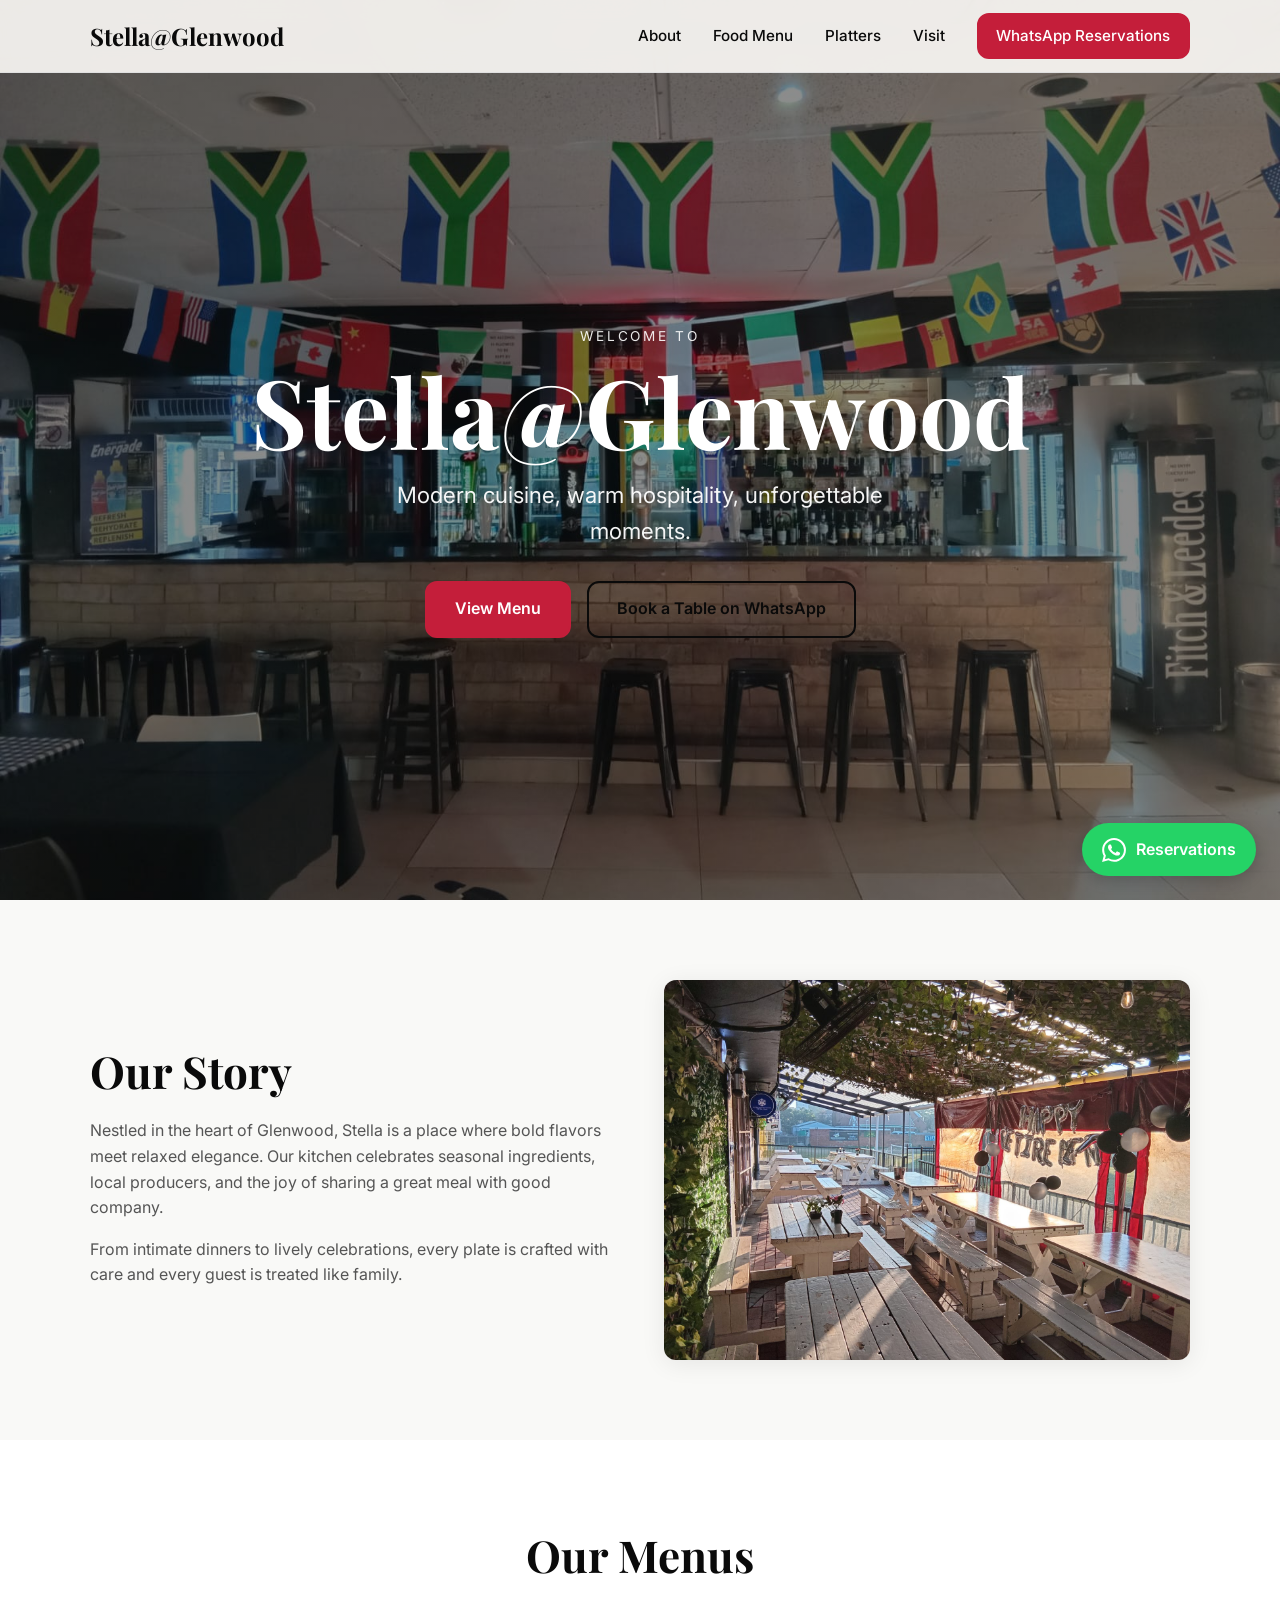
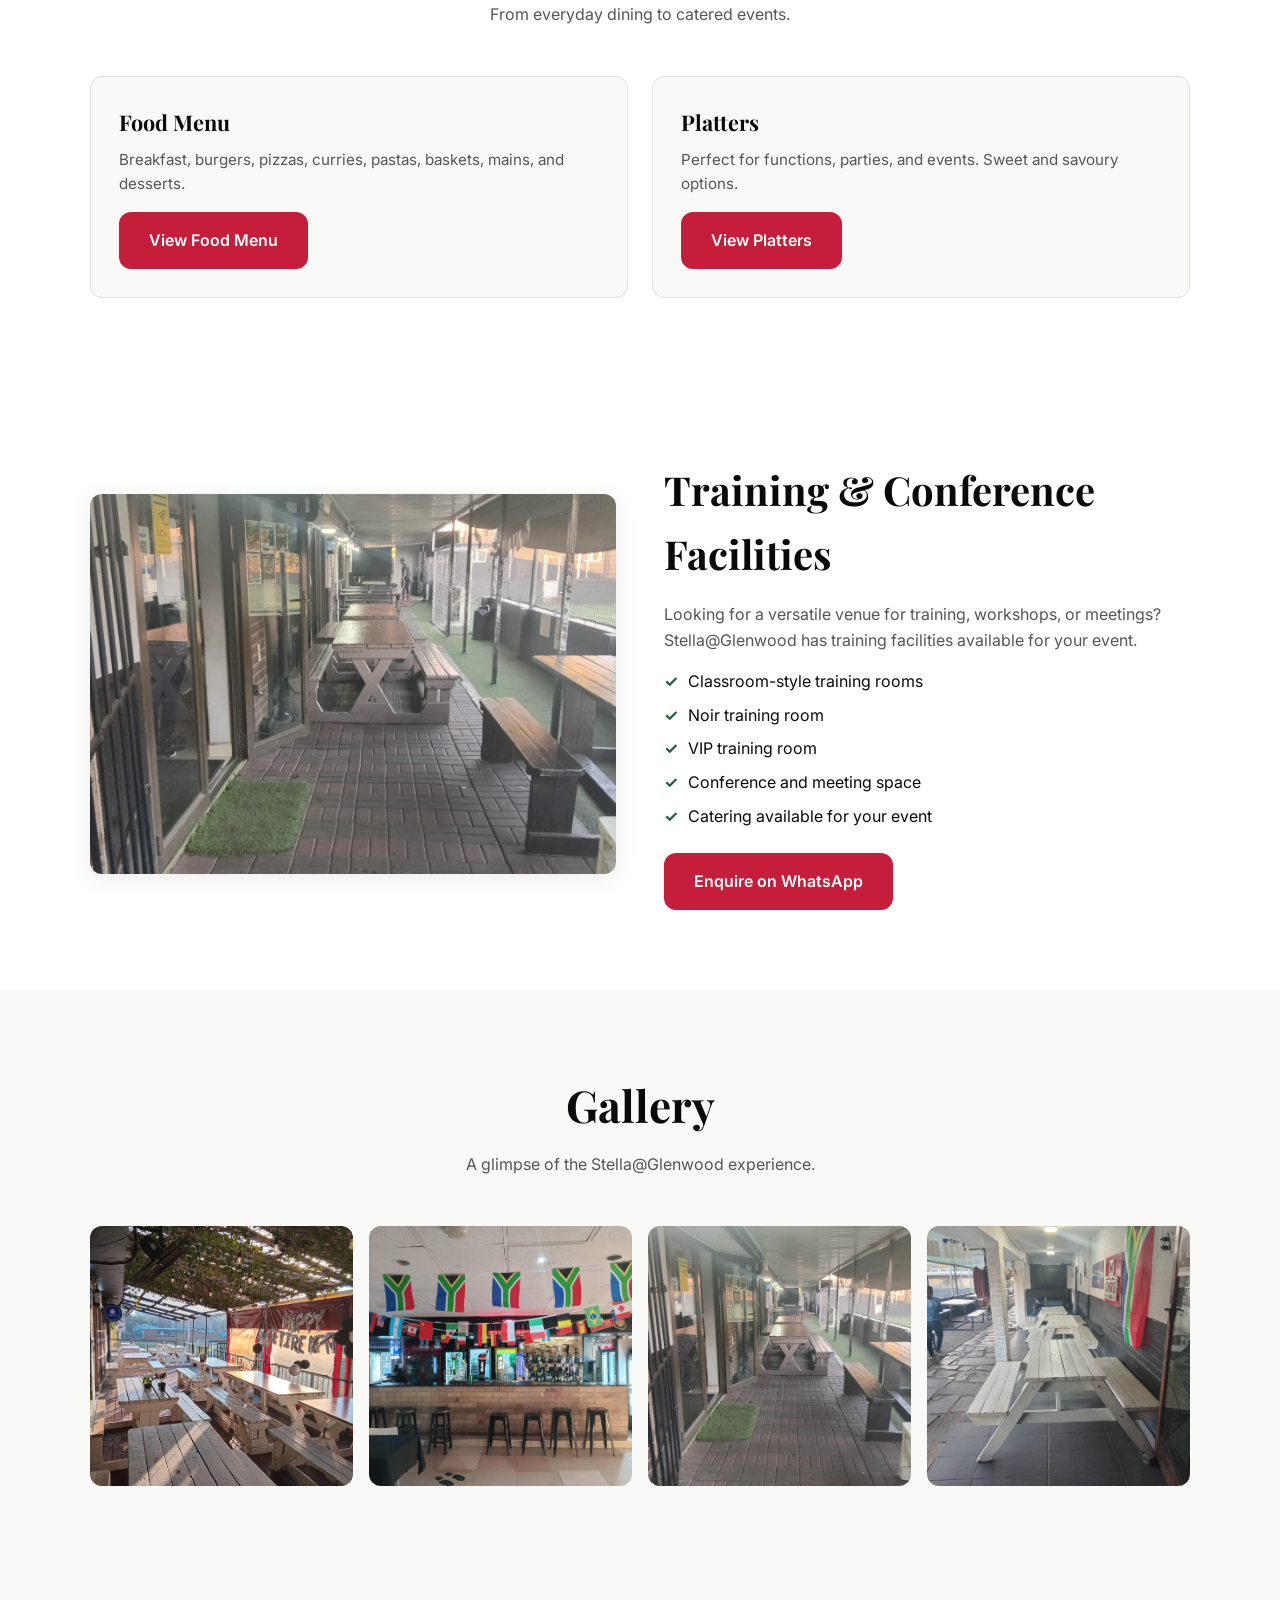
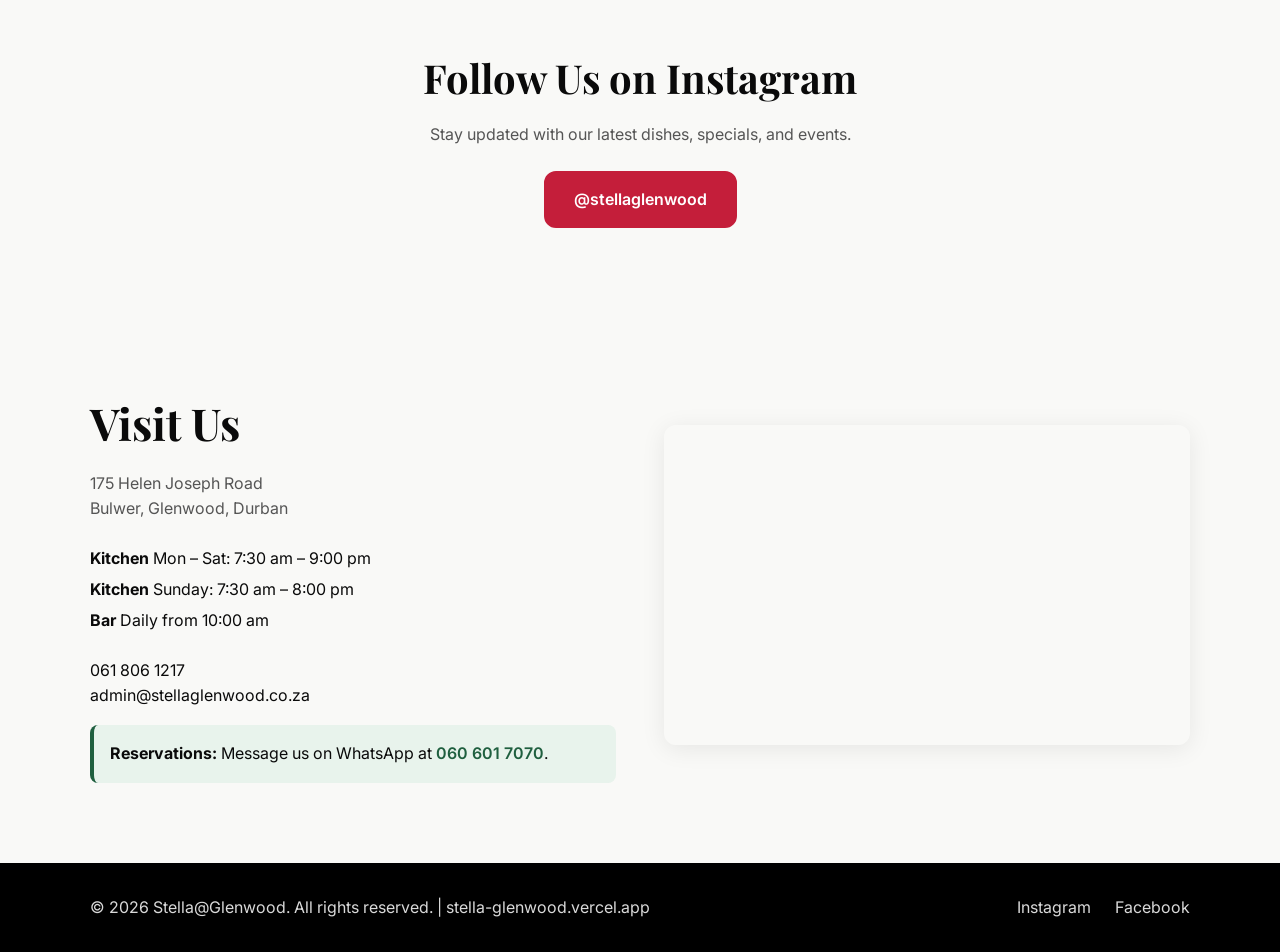
<file: index.html>
<!DOCTYPE html>
<html lang="en">
<head>
  <meta charset="UTF-8" />
  <meta name="viewport" content="width=device-width, initial-scale=1.0" />
  <title>Stella@Glenwood | Modern Dining in Glenwood</title>
  <meta name="description" content="Stella@Glenwood offers modern cuisine, warm hospitality, and unforgettable dining experiences in Glenwood, South Africa." />
  <link rel="canonical" href="https://stella-glenwood.vercel.app/" />
  <link rel="preconnect" href="https://fonts.googleapis.com" />
  <link rel="preconnect" href="https://fonts.gstatic.com" crossorigin />
  <link href="https://fonts.googleapis.com/css2?family=Playfair+Display:wght@500;700&family=Inter:wght@300;400;500;600&display=swap" rel="stylesheet" />
  <link rel="stylesheet" href="styles.css" />
</head>
<body>
  <header class="header">
    <nav class="nav container">
      <a href="#" class="logo">Stella@Glenwood</a>
      <button class="nav-toggle" aria-label="Open menu" aria-expanded="false">
        <span></span>
        <span></span>
        <span></span>
      </button>
      <ul class="nav-links">
        <li><a href="#about">About</a></li>
        <li><a href="menu.html">Food Menu</a></li>
        <li><a href="platters.html">Platters</a></li>
        <li><a href="#visit">Visit</a></li>
        <li><a href="https://wa.me/27606017070" target="_blank" rel="noopener noreferrer" class="btn btn-small">WhatsApp Reservations</a></li>
      </ul>
    </nav>
  </header>

  <main>
    <section class="hero">
      <div class="hero-content">
        <p class="eyebrow">Welcome to</p>
        <h1>Stella@Glenwood</h1>
        <p class="hero-subtitle">Modern cuisine, warm hospitality, unforgettable moments.</p>
        <div class="hero-actions">
          <a href="#menu" class="btn">View Menu</a>
          <a href="https://wa.me/27606017070" target="_blank" rel="noopener noreferrer" class="btn btn-outline">Book a Table on WhatsApp</a>
        </div>
      </div>
    </section>

    <section id="about" class="about section">
      <div class="container grid two-col">
        <div class="about-text">
          <h2>Our Story</h2>
          <p>
            Nestled in the heart of Glenwood, Stella is a place where bold flavors meet
            relaxed elegance. Our kitchen celebrates seasonal ingredients, local producers,
            and the joy of sharing a great meal with good company.
          </p>
          <p>
            From intimate dinners to lively celebrations, every plate is crafted with care
            and every guest is treated like family.
          </p>
        </div>
        <div class="about-image" style="background-image: url('images/deck-seating.jpg');" aria-label="Stella Glenwood outdoor deck seating"></div>
      </div>
    </section>

    <section id="menu" class="menu section">
      <div class="container">
        <div class="section-header">
          <h2>Our Menus</h2>
          <p>From everyday dining to catered events.</p>
        </div>
        <div class="menu-grid">
          <article class="menu-card">
            <h3>Food Menu</h3>
            <p>Breakfast, burgers, pizzas, curries, pastas, baskets, mains, and desserts.</p>
            <a href="menu.html" class="btn">View Food Menu</a>
          </article>
          <article class="menu-card">
            <h3>Platters</h3>
            <p>Perfect for functions, parties, and events. Sweet and savoury options.</p>
            <a href="platters.html" class="btn">View Platters</a>
          </article>
        </div>
      </div>
    </section>

    <section id="facilities" class="facilities section">
      <div class="container grid two-col">
        <div class="facilities-image" style="background-image: url('images/outdoor-walkway.jpg');" aria-label="Stella Glenwood training and conference walkway"></div>
        <div class="facilities-text">
          <h2>Training & Conference Facilities</h2>
          <p>
            Looking for a versatile venue for training, workshops, or meetings?
            Stella@Glenwood has training facilities available for your event.
          </p>
          <ul>
            <li>Classroom-style training rooms</li>
            <li>Noir training room</li>
            <li>VIP training room</li>
            <li>Conference and meeting space</li>
            <li>Catering available for your event</li>
          </ul>
          <a href="https://wa.me/27606017070" target="_blank" rel="noopener noreferrer" class="btn">Enquire on WhatsApp</a>
        </div>
      </div>
    </section>

    <section id="gallery" class="gallery section">
      <div class="container">
        <div class="section-header">
          <h2>Gallery</h2>
          <p>A glimpse of the Stella@Glenwood experience.</p>
        </div>
        <div class="gallery-grid">
          <img src="images/deck-seating.jpg" alt="Covered outdoor deck seating" />
          <img src="images/indoor-bar.jpg" alt="Indoor bar with flags" />
          <img src="images/outdoor-walkway.jpg" alt="Outdoor walkway seating" />
          <img src="images/outdoor-seating.jpg" alt="Outdoor seating area" />
        </div>
      </div>
    </section>

    <section id="instagram" class="instagram section">
      <div class="container narrow">
        <h2>Follow Us on Instagram</h2>
        <p>Stay updated with our latest dishes, specials, and events.</p>
        <a href="https://www.instagram.com/stellaglenwood" target="_blank" rel="noopener noreferrer" class="btn">
          @stellaglenwood
        </a>
      </div>
    </section>

    <section id="visit" class="visit section">
      <div class="container grid two-col">
        <div class="visit-info">
          <h2>Visit Us</h2>
          <address>
            175 Helen Joseph Road<br />
            Bulwer, Glenwood, Durban
          </address>
          <ul class="hours">
            <li><strong>Kitchen</strong> Mon – Sat: 7:30 am – 9:00 pm</li>
            <li><strong>Kitchen</strong> Sunday: 7:30 am – 8:00 pm</li>
            <li><strong>Bar</strong> Daily from 10:00 am</li>
          </ul>
          <p>
            <a href="tel:+27618061217">061 806 1217</a><br />
            <a href="mailto:admin@stellaglenwood.co.za">admin@stellaglenwood.co.za</a>
          </p>
          <p class="whatsapp-note">
            <strong>Reservations:</strong> Message us on WhatsApp at <a href="https://wa.me/27606017070" target="_blank" rel="noopener noreferrer">060 601 7070</a>.
          </p>
        </div>
        <div class="map">
          <iframe
            src="https://maps.google.com/maps?q=-29.85821613606981,30.997595849509963&hl=en&z=16&output=embed"
            width="100%"
            height="100%"
            style="border:0;"
            allowfullscreen=""
            loading="lazy"
            referrerpolicy="no-referrer-when-downgrade"
            title="Stella@Glenwood location"
          ></iframe>
        </div>
      </div>
    </section>

    <a href="https://wa.me/27606017070" target="_blank" rel="noopener noreferrer" class="whatsapp-float" aria-label="Make a reservation on WhatsApp">
      <svg viewBox="0 0 24 24" xmlns="http://www.w3.org/2000/svg"><path d="M17.472 14.382c-.297-.149-1.758-.867-2.03-.967-.273-.099-.471-.148-.67.15-.197.297-.767.966-.94 1.164-.173.199-.347.223-.644.075-.297-.15-1.255-.463-2.39-1.475-.883-.788-1.48-1.761-1.653-2.059-.173-.297-.018-.458.13-.606.134-.133.298-.347.446-.52.149-.174.198-.298.298-.497.099-.198.05-.371-.025-.52-.075-.149-.669-1.612-.916-2.207-.242-.579-.487-.5-.669-.51-.173-.008-.371-.01-.57-.01-.198 0-.52.074-.792.372-.272.297-1.04 1.016-1.04 2.479 0 1.462 1.065 2.875 1.213 3.074.149.198 2.096 3.2 5.077 4.487.709.306 1.262.489 1.694.625.712.227 1.36.195 1.871.118.571-.085 1.758-.719 2.006-1.413.248-.694.248-1.289.173-1.413-.074-.124-.272-.198-.57-.347m-5.421 7.403h-.004a9.87 9.87 0 01-5.031-1.378l-.361-.214-3.741.982.998-3.648-.235-.374a9.86 9.86 0 01-1.51-5.26c.001-5.45 4.436-9.884 9.888-9.884 2.64 0 5.122 1.03 6.988 2.898a9.825 9.825 0 012.893 6.994c-.003 5.45-4.437 9.884-9.885 9.884m8.413-18.297A11.815 11.815 0 0012.05 0C5.495 0 .16 5.335.157 11.892c0 2.096.547 4.142 1.588 5.945L.057 24l6.305-1.654a11.882 11.882 0 005.683 1.448h.005c6.554 0 11.89-5.335 11.893-11.893a11.821 11.821 0 00-3.48-8.413z"/></svg>
      <span>Reservations</span>
    </a>
  </main>

  <footer class="footer">
    <div class="container">
      <p>&copy; <span id="year"></span> Stella@Glenwood. All rights reserved. | <a href="https://stella-glenwood.vercel.app/">stella-glenwood.vercel.app</a></p>
      <div class="socials">
        <a href="https://www.instagram.com/stellaglenwood" target="_blank" rel="noopener noreferrer" aria-label="Instagram">Instagram</a>
        <a href="https://www.facebook.com" target="_blank" rel="noopener noreferrer" aria-label="Facebook">Facebook</a>
      </div>
    </div>
  </footer>

  <script src="script.js"></script>
</body>
</html>
</file>
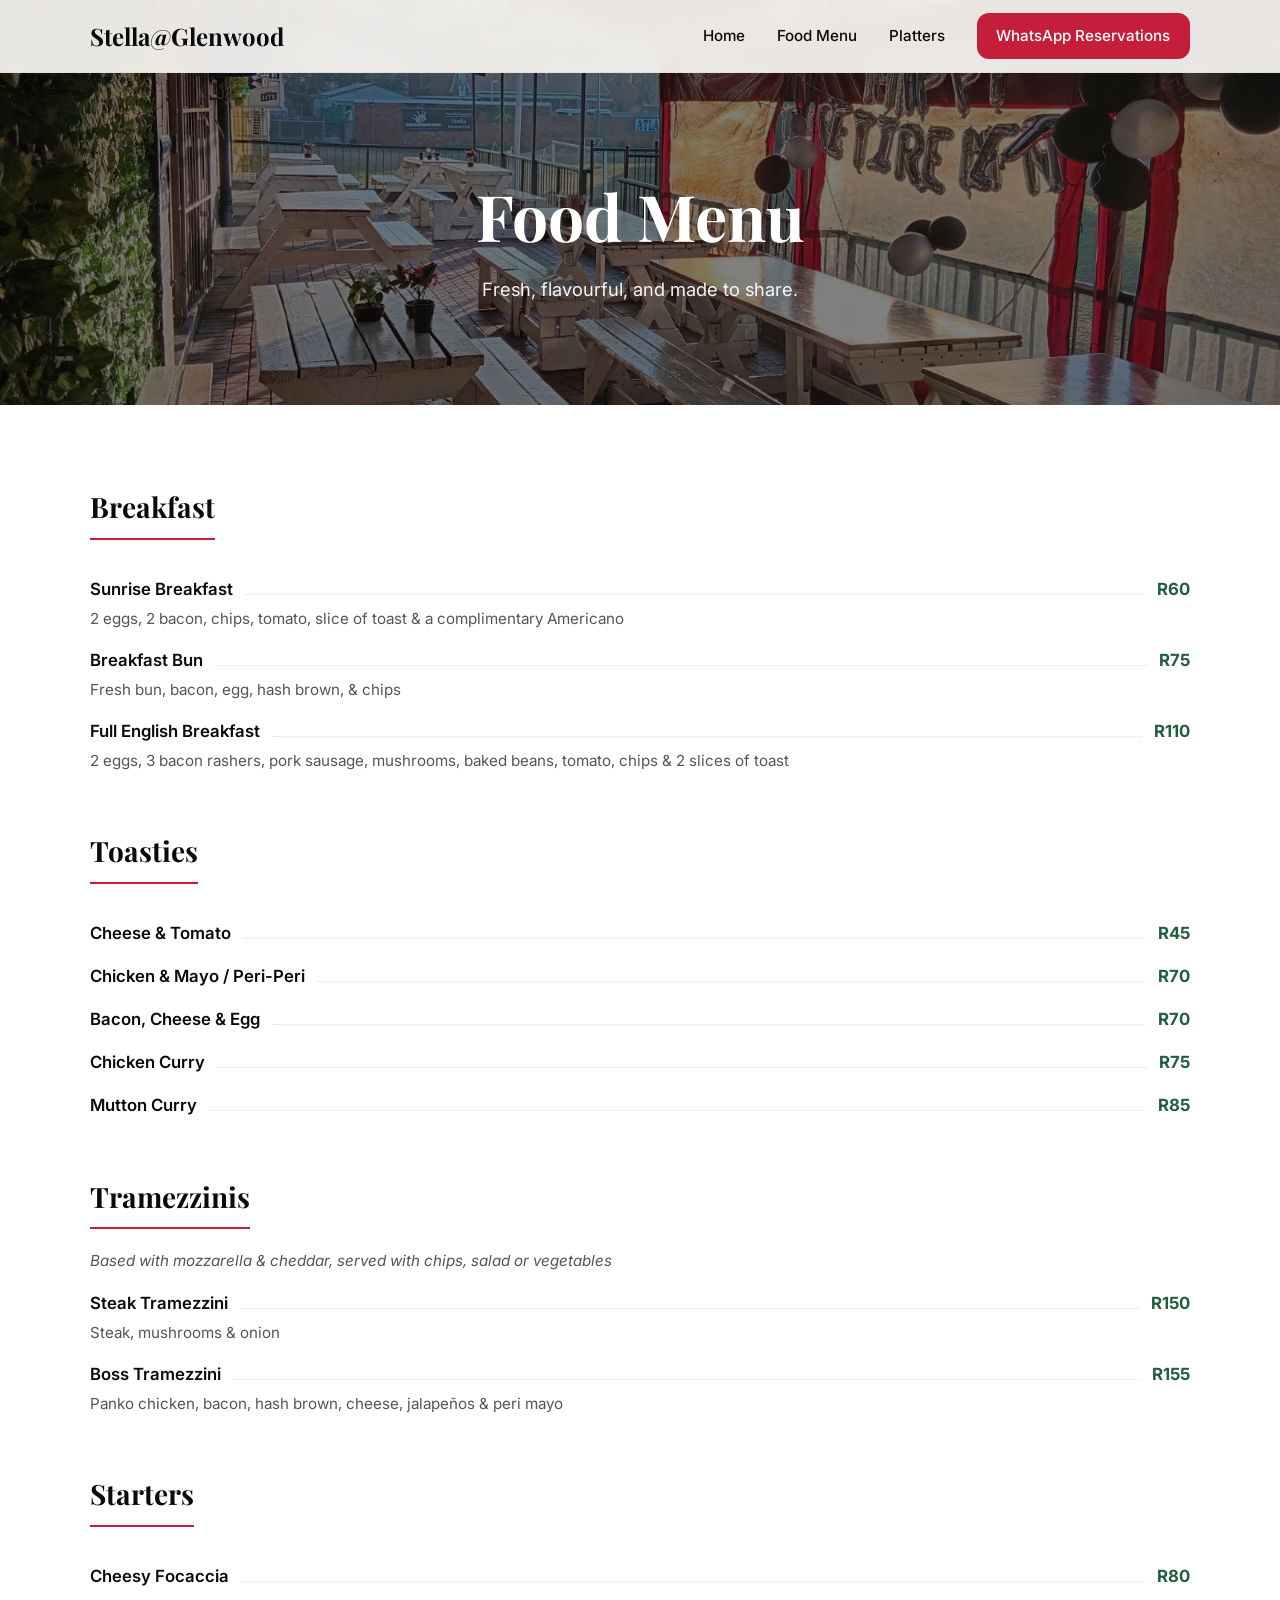
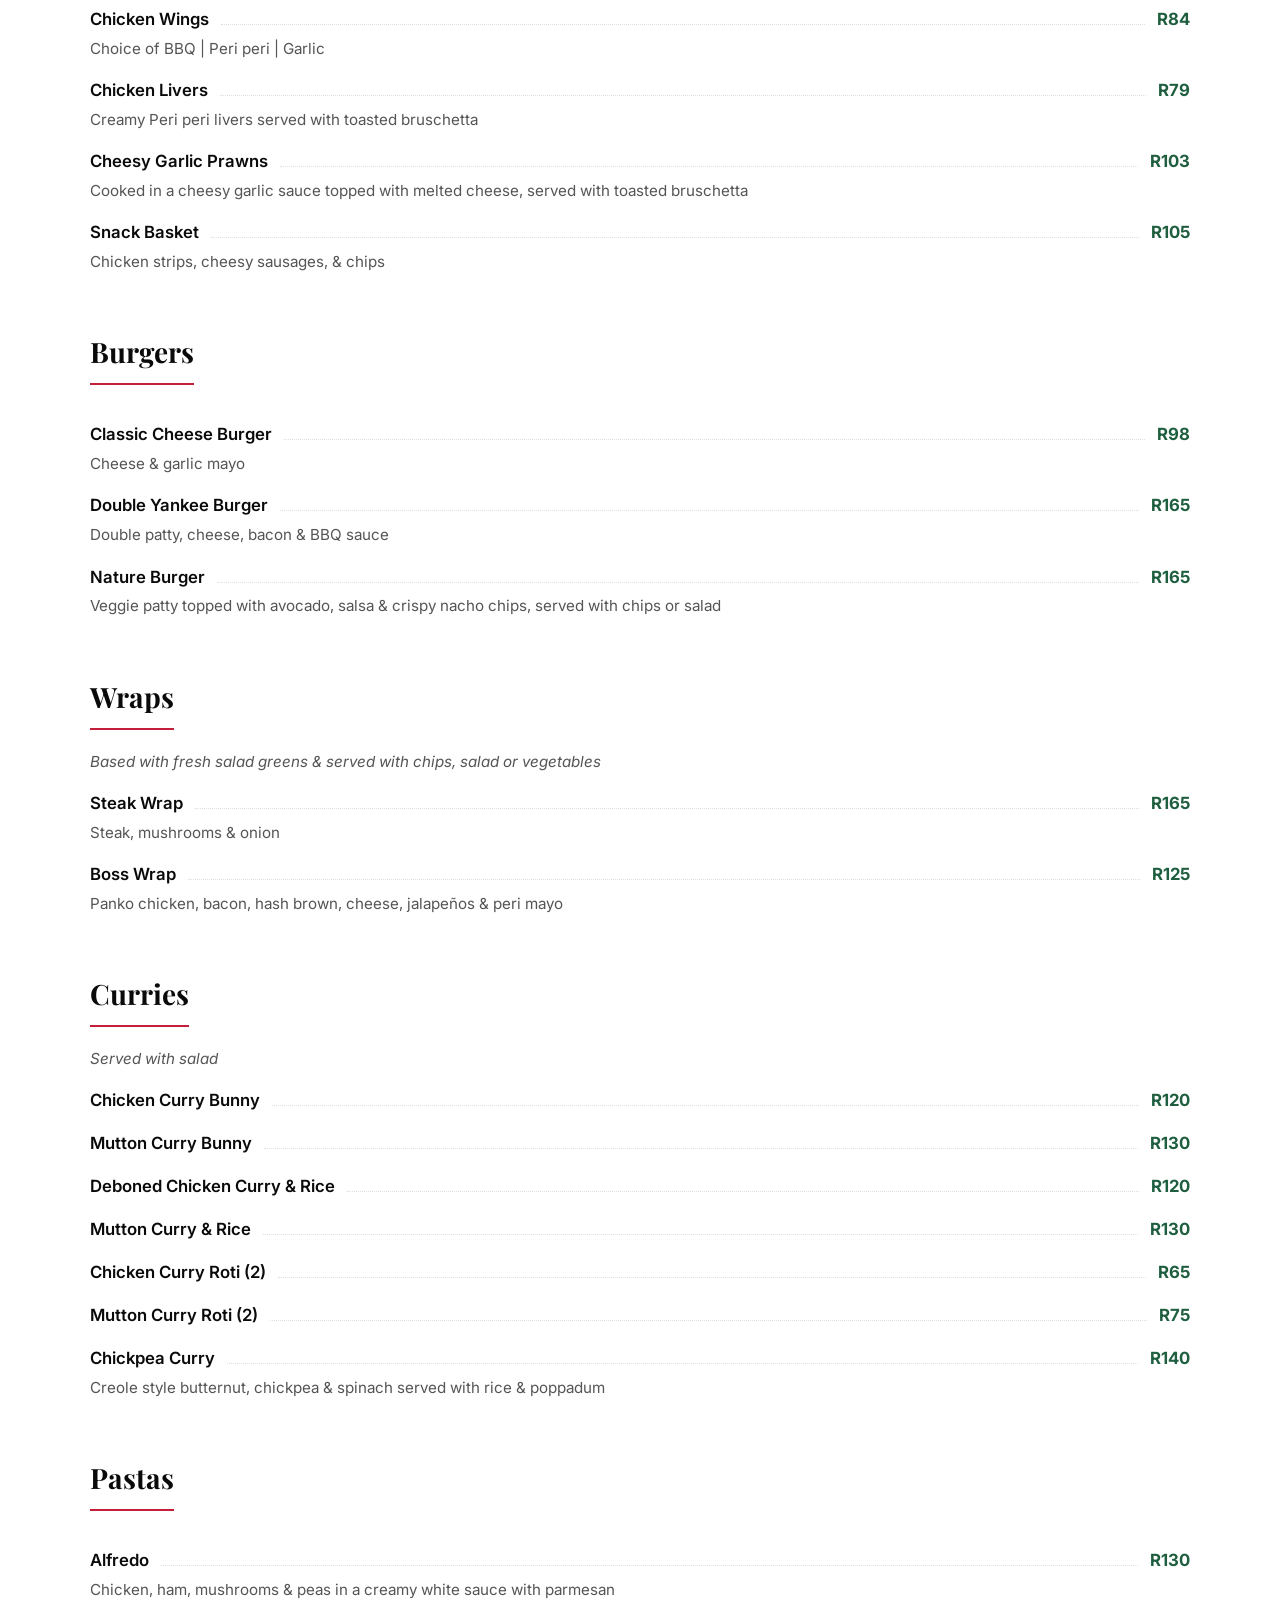
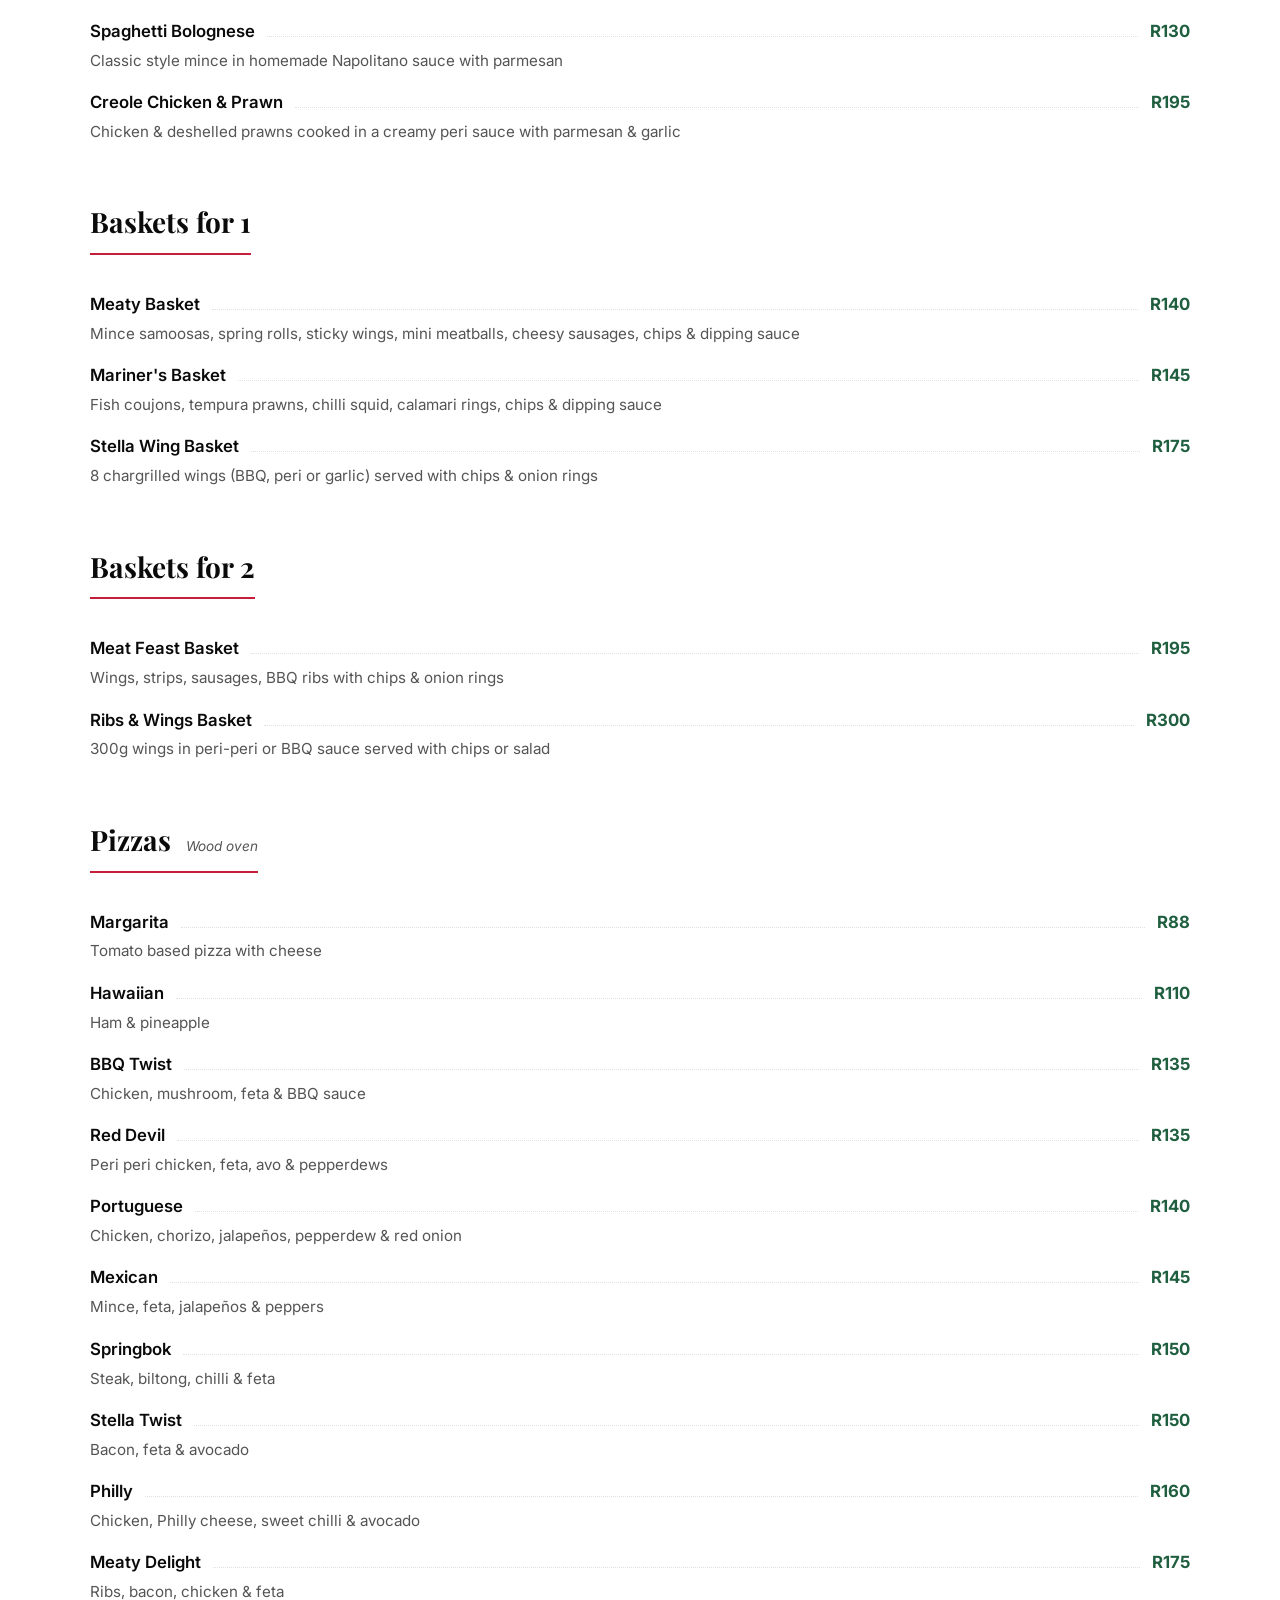
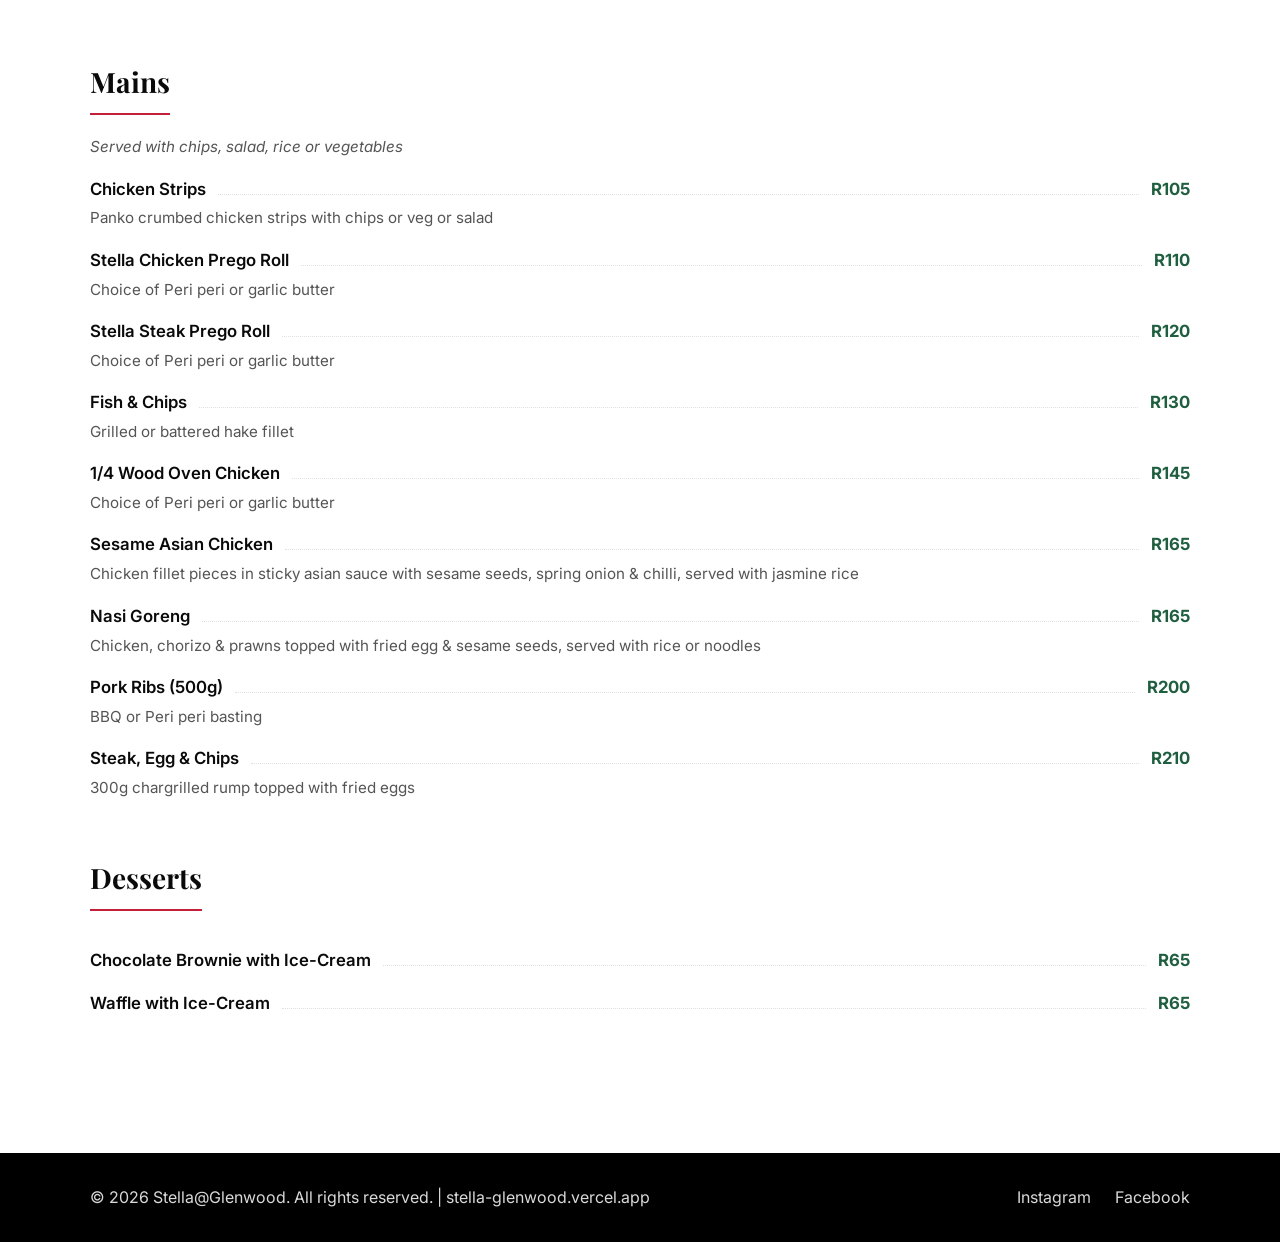
<file: menu.html>
<!DOCTYPE html>
<html lang="en">
<head>
  <meta charset="UTF-8" />
  <meta name="viewport" content="width=device-width, initial-scale=1.0" />
  <title>Food Menu | Stella@Glenwood</title>
  <meta name="description" content="Explore the full food menu at Stella@Glenwood — breakfast, burgers, pizzas, curries, pastas, mains, and more." />
  <link rel="canonical" href="https://stella-glenwood.vercel.app/menu.html" />
  <link rel="preconnect" href="https://fonts.googleapis.com" />
  <link rel="preconnect" href="https://fonts.gstatic.com" crossorigin />
  <link href="https://fonts.googleapis.com/css2?family=Playfair+Display:wght@500;700&family=Inter:wght@300;400;500;600&display=swap" rel="stylesheet" />
  <link rel="stylesheet" href="styles.css" />
</head>
<body>
  <header class="header">
    <nav class="nav container">
      <a href="index.html" class="logo">Stella@Glenwood</a>
      <button class="nav-toggle" aria-label="Open menu" aria-expanded="false">
        <span></span>
        <span></span>
        <span></span>
      </button>
      <ul class="nav-links">
        <li><a href="index.html">Home</a></li>
        <li><a href="menu.html">Food Menu</a></li>
        <li><a href="platters.html">Platters</a></li>
        <li><a href="https://wa.me/27606017070" target="_blank" rel="noopener noreferrer" class="btn btn-small">WhatsApp Reservations</a></li>
      </ul>
    </nav>
  </header>

  <main>
    <section class="page-hero">
      <div class="page-hero-content">
        <h1>Food Menu</h1>
        <p>Fresh, flavourful, and made to share.</p>
      </div>
    </section>

    <section class="menu-section section">
      <div class="container">

        <div class="menu-category">
          <h2>Breakfast</h2>
          <div class="menu-items">
            <div class="menu-item"><span>Sunrise Breakfast</span><span class="dots"></span><span>R60</span></div>
            <p class="menu-desc">2 eggs, 2 bacon, chips, tomato, slice of toast & a complimentary Americano</p>
            <div class="menu-item"><span>Breakfast Bun</span><span class="dots"></span><span>R75</span></div>
            <p class="menu-desc">Fresh bun, bacon, egg, hash brown, & chips</p>
            <div class="menu-item"><span>Full English Breakfast</span><span class="dots"></span><span>R110</span></div>
            <p class="menu-desc">2 eggs, 3 bacon rashers, pork sausage, mushrooms, baked beans, tomato, chips & 2 slices of toast</p>
          </div>
        </div>

        <div class="menu-category">
          <h2>Toasties</h2>
          <div class="menu-items">
            <div class="menu-item"><span>Cheese & Tomato</span><span class="dots"></span><span>R45</span></div>
            <div class="menu-item"><span>Chicken & Mayo / Peri-Peri</span><span class="dots"></span><span>R70</span></div>
            <div class="menu-item"><span>Bacon, Cheese & Egg</span><span class="dots"></span><span>R70</span></div>
            <div class="menu-item"><span>Chicken Curry</span><span class="dots"></span><span>R75</span></div>
            <div class="menu-item"><span>Mutton Curry</span><span class="dots"></span><span>R85</span></div>
          </div>
        </div>

        <div class="menu-category">
          <h2>Tramezzinis</h2>
          <p class="menu-note">Based with mozzarella & cheddar, served with chips, salad or vegetables</p>
          <div class="menu-items">
            <div class="menu-item"><span>Steak Tramezzini</span><span class="dots"></span><span>R150</span></div>
            <p class="menu-desc">Steak, mushrooms & onion</p>
            <div class="menu-item"><span>Boss Tramezzini</span><span class="dots"></span><span>R155</span></div>
            <p class="menu-desc">Panko chicken, bacon, hash brown, cheese, jalapeños & peri mayo</p>
          </div>
        </div>

        <div class="menu-category">
          <h2>Starters</h2>
          <div class="menu-items">
            <div class="menu-item"><span>Cheesy Focaccia</span><span class="dots"></span><span>R80</span></div>
            <div class="menu-item"><span>Chicken Wings</span><span class="dots"></span><span>R84</span></div>
            <p class="menu-desc">Choice of BBQ | Peri peri | Garlic</p>
            <div class="menu-item"><span>Chicken Livers</span><span class="dots"></span><span>R79</span></div>
            <p class="menu-desc">Creamy Peri peri livers served with toasted bruschetta</p>
            <div class="menu-item"><span>Cheesy Garlic Prawns</span><span class="dots"></span><span>R103</span></div>
            <p class="menu-desc">Cooked in a cheesy garlic sauce topped with melted cheese, served with toasted bruschetta</p>
            <div class="menu-item"><span>Snack Basket</span><span class="dots"></span><span>R105</span></div>
            <p class="menu-desc">Chicken strips, cheesy sausages, & chips</p>
          </div>
        </div>

        <div class="menu-category">
          <h2>Burgers</h2>
          <div class="menu-items">
            <div class="menu-item"><span>Classic Cheese Burger</span><span class="dots"></span><span>R98</span></div>
            <p class="menu-desc">Cheese & garlic mayo</p>
            <div class="menu-item"><span>Double Yankee Burger</span><span class="dots"></span><span>R165</span></div>
            <p class="menu-desc">Double patty, cheese, bacon & BBQ sauce</p>
            <div class="menu-item"><span>Nature Burger</span><span class="dots"></span><span>R165</span></div>
            <p class="menu-desc">Veggie patty topped with avocado, salsa & crispy nacho chips, served with chips or salad</p>
          </div>
        </div>

        <div class="menu-category">
          <h2>Wraps</h2>
          <p class="menu-note">Based with fresh salad greens & served with chips, salad or vegetables</p>
          <div class="menu-items">
            <div class="menu-item"><span>Steak Wrap</span><span class="dots"></span><span>R165</span></div>
            <p class="menu-desc">Steak, mushrooms & onion</p>
            <div class="menu-item"><span>Boss Wrap</span><span class="dots"></span><span>R125</span></div>
            <p class="menu-desc">Panko chicken, bacon, hash brown, cheese, jalapeños & peri mayo</p>
          </div>
        </div>

        <div class="menu-category">
          <h2>Curries</h2>
          <p class="menu-note">Served with salad</p>
          <div class="menu-items">
            <div class="menu-item"><span>Chicken Curry Bunny</span><span class="dots"></span><span>R120</span></div>
            <div class="menu-item"><span>Mutton Curry Bunny</span><span class="dots"></span><span>R130</span></div>
            <div class="menu-item"><span>Deboned Chicken Curry & Rice</span><span class="dots"></span><span>R120</span></div>
            <div class="menu-item"><span>Mutton Curry & Rice</span><span class="dots"></span><span>R130</span></div>
            <div class="menu-item"><span>Chicken Curry Roti (2)</span><span class="dots"></span><span>R65</span></div>
            <div class="menu-item"><span>Mutton Curry Roti (2)</span><span class="dots"></span><span>R75</span></div>
            <div class="menu-item"><span>Chickpea Curry</span><span class="dots"></span><span>R140</span></div>
            <p class="menu-desc">Creole style butternut, chickpea & spinach served with rice & poppadum</p>
          </div>
        </div>

        <div class="menu-category">
          <h2>Pastas</h2>
          <div class="menu-items">
            <div class="menu-item"><span>Alfredo</span><span class="dots"></span><span>R130</span></div>
            <p class="menu-desc">Chicken, ham, mushrooms & peas in a creamy white sauce with parmesan</p>
            <div class="menu-item"><span>Spaghetti Bolognese</span><span class="dots"></span><span>R130</span></div>
            <p class="menu-desc">Classic style mince in homemade Napolitano sauce with parmesan</p>
            <div class="menu-item"><span>Creole Chicken & Prawn</span><span class="dots"></span><span>R195</span></div>
            <p class="menu-desc">Chicken & deshelled prawns cooked in a creamy peri sauce with parmesan & garlic</p>
          </div>
        </div>

        <div class="menu-category">
          <h2>Baskets for 1</h2>
          <div class="menu-items">
            <div class="menu-item"><span>Meaty Basket</span><span class="dots"></span><span>R140</span></div>
            <p class="menu-desc">Mince samoosas, spring rolls, sticky wings, mini meatballs, cheesy sausages, chips & dipping sauce</p>
            <div class="menu-item"><span>Mariner's Basket</span><span class="dots"></span><span>R145</span></div>
            <p class="menu-desc">Fish coujons, tempura prawns, chilli squid, calamari rings, chips & dipping sauce</p>
            <div class="menu-item"><span>Stella Wing Basket</span><span class="dots"></span><span>R175</span></div>
            <p class="menu-desc">8 chargrilled wings (BBQ, peri or garlic) served with chips & onion rings</p>
          </div>
        </div>

        <div class="menu-category">
          <h2>Baskets for 2</h2>
          <div class="menu-items">
            <div class="menu-item"><span>Meat Feast Basket</span><span class="dots"></span><span>R195</span></div>
            <p class="menu-desc">Wings, strips, sausages, BBQ ribs with chips & onion rings</p>
            <div class="menu-item"><span>Ribs & Wings Basket</span><span class="dots"></span><span>R300</span></div>
            <p class="menu-desc">300g wings in peri-peri or BBQ sauce served with chips or salad</p>
          </div>
        </div>

        <div class="menu-category">
          <h2>Pizzas <span class="menu-note-inline">Wood oven</span></h2>
          <div class="menu-items">
            <div class="menu-item"><span>Margarita</span><span class="dots"></span><span>R88</span></div>
            <p class="menu-desc">Tomato based pizza with cheese</p>
            <div class="menu-item"><span>Hawaiian</span><span class="dots"></span><span>R110</span></div>
            <p class="menu-desc">Ham & pineapple</p>
            <div class="menu-item"><span>BBQ Twist</span><span class="dots"></span><span>R135</span></div>
            <p class="menu-desc">Chicken, mushroom, feta & BBQ sauce</p>
            <div class="menu-item"><span>Red Devil</span><span class="dots"></span><span>R135</span></div>
            <p class="menu-desc">Peri peri chicken, feta, avo & pepperdews</p>
            <div class="menu-item"><span>Portuguese</span><span class="dots"></span><span>R140</span></div>
            <p class="menu-desc">Chicken, chorizo, jalapeños, pepperdew & red onion</p>
            <div class="menu-item"><span>Mexican</span><span class="dots"></span><span>R145</span></div>
            <p class="menu-desc">Mince, feta, jalapeños & peppers</p>
            <div class="menu-item"><span>Springbok</span><span class="dots"></span><span>R150</span></div>
            <p class="menu-desc">Steak, biltong, chilli & feta</p>
            <div class="menu-item"><span>Stella Twist</span><span class="dots"></span><span>R150</span></div>
            <p class="menu-desc">Bacon, feta & avocado</p>
            <div class="menu-item"><span>Philly</span><span class="dots"></span><span>R160</span></div>
            <p class="menu-desc">Chicken, Philly cheese, sweet chilli & avocado</p>
            <div class="menu-item"><span>Meaty Delight</span><span class="dots"></span><span>R175</span></div>
            <p class="menu-desc">Ribs, bacon, chicken & feta</p>
          </div>
        </div>

        <div class="menu-category">
          <h2>Mains</h2>
          <p class="menu-note">Served with chips, salad, rice or vegetables</p>
          <div class="menu-items">
            <div class="menu-item"><span>Chicken Strips</span><span class="dots"></span><span>R105</span></div>
            <p class="menu-desc">Panko crumbed chicken strips with chips or veg or salad</p>
            <div class="menu-item"><span>Stella Chicken Prego Roll</span><span class="dots"></span><span>R110</span></div>
            <p class="menu-desc">Choice of Peri peri or garlic butter</p>
            <div class="menu-item"><span>Stella Steak Prego Roll</span><span class="dots"></span><span>R120</span></div>
            <p class="menu-desc">Choice of Peri peri or garlic butter</p>
            <div class="menu-item"><span>Fish & Chips</span><span class="dots"></span><span>R130</span></div>
            <p class="menu-desc">Grilled or battered hake fillet</p>
            <div class="menu-item"><span>1/4 Wood Oven Chicken</span><span class="dots"></span><span>R145</span></div>
            <p class="menu-desc">Choice of Peri peri or garlic butter</p>
            <div class="menu-item"><span>Sesame Asian Chicken</span><span class="dots"></span><span>R165</span></div>
            <p class="menu-desc">Chicken fillet pieces in sticky asian sauce with sesame seeds, spring onion & chilli, served with jasmine rice</p>
            <div class="menu-item"><span>Nasi Goreng</span><span class="dots"></span><span>R165</span></div>
            <p class="menu-desc">Chicken, chorizo & prawns topped with fried egg & sesame seeds, served with rice or noodles</p>
            <div class="menu-item"><span>Pork Ribs (500g)</span><span class="dots"></span><span>R200</span></div>
            <p class="menu-desc">BBQ or Peri peri basting</p>
            <div class="menu-item"><span>Steak, Egg & Chips</span><span class="dots"></span><span>R210</span></div>
            <p class="menu-desc">300g chargrilled rump topped with fried eggs</p>
          </div>
        </div>

        <div class="menu-category">
          <h2>Desserts</h2>
          <div class="menu-items">
            <div class="menu-item"><span>Chocolate Brownie with Ice-Cream</span><span class="dots"></span><span>R65</span></div>
            <div class="menu-item"><span>Waffle with Ice-Cream</span><span class="dots"></span><span>R65</span></div>
          </div>
        </div>

      </div>
    </section>
  </main>

  <footer class="footer">
    <div class="container">
      <p>&copy; <span id="year"></span> Stella@Glenwood. All rights reserved. | <a href="https://stella-glenwood.vercel.app/">stella-glenwood.vercel.app</a></p>
      <div class="socials">
        <a href="https://www.instagram.com/stellaglenwood" target="_blank" rel="noopener noreferrer">Instagram</a>
        <a href="https://www.facebook.com" target="_blank" rel="noopener noreferrer">Facebook</a>
      </div>
    </div>
  </footer>

  <script src="script.js"></script>
</body>
</html>
</file>
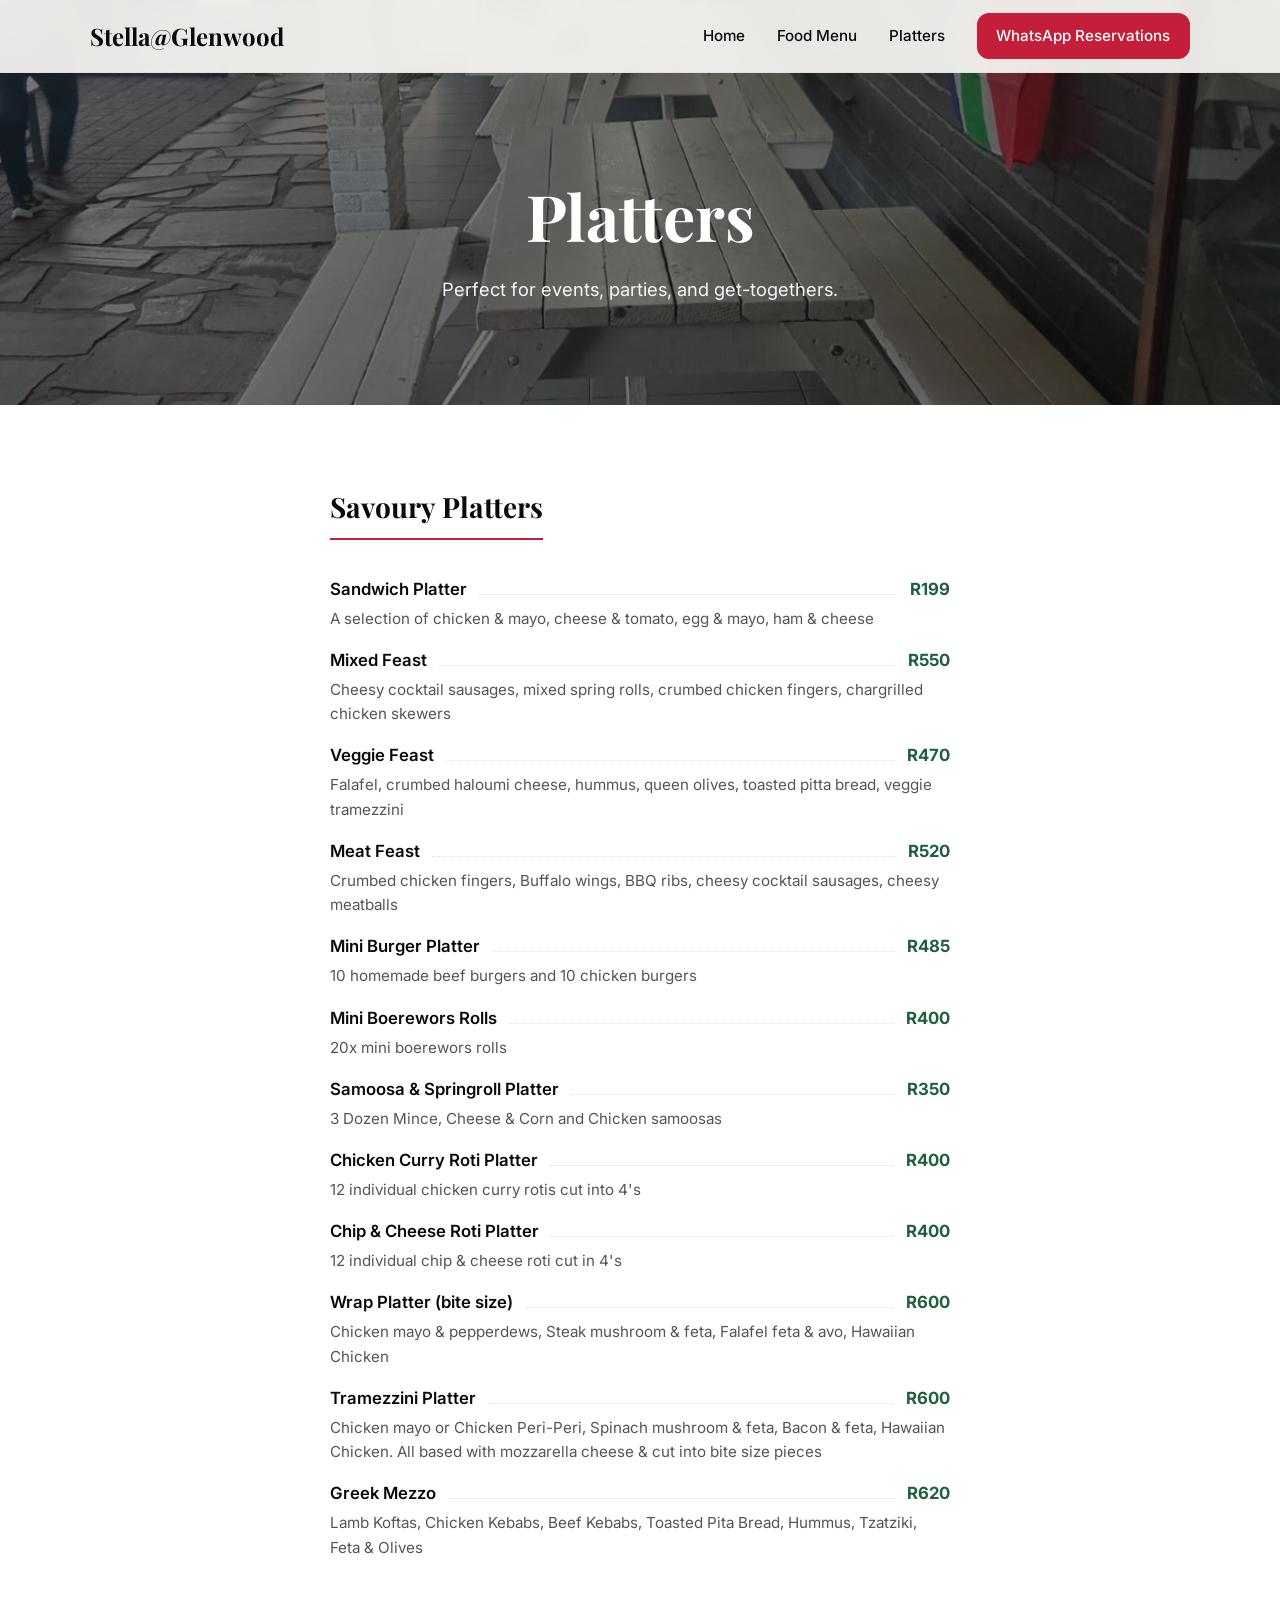
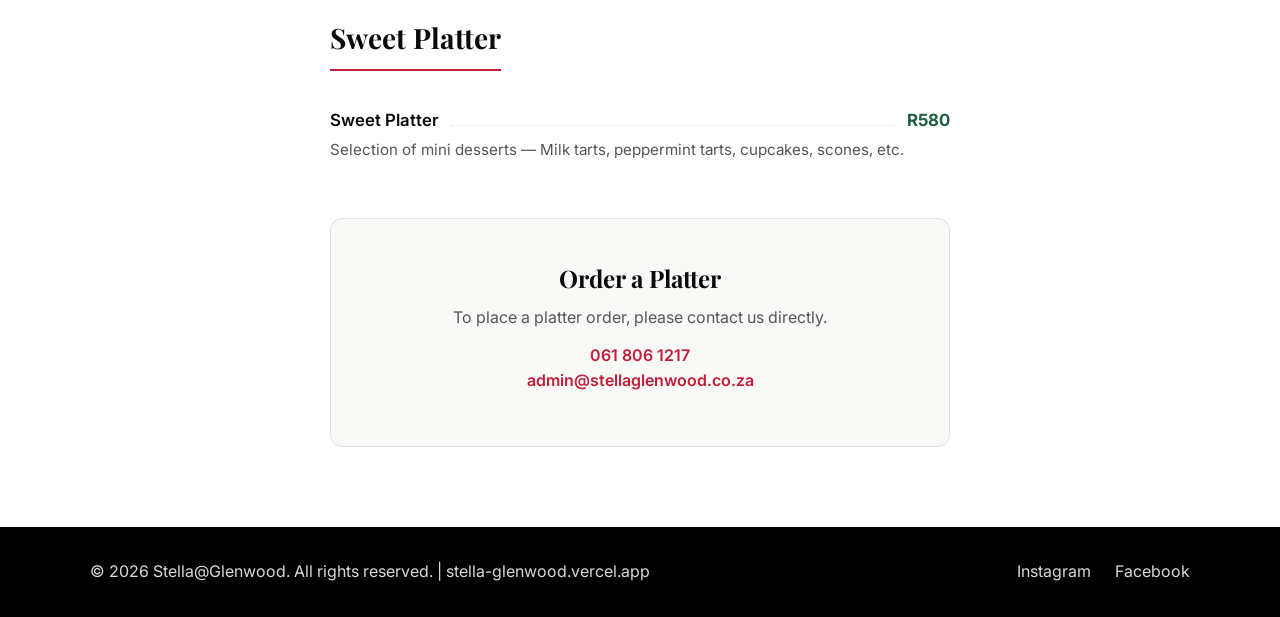
<file: platters.html>
<!DOCTYPE html>
<html lang="en">
<head>
  <meta charset="UTF-8" />
  <meta name="viewport" content="width=device-width, initial-scale=1.0" />
  <title>Platters | Stella@Glenwood</title>
  <meta name="description" content="Order catering platters from Stella@Glenwood — perfect for events, parties, and functions." />
  <link rel="canonical" href="https://stella-glenwood.vercel.app/platters.html" />
  <link rel="preconnect" href="https://fonts.googleapis.com" />
  <link rel="preconnect" href="https://fonts.gstatic.com" crossorigin />
  <link href="https://fonts.googleapis.com/css2?family=Playfair+Display:wght@500;700&family=Inter:wght@300;400;500;600&display=swap" rel="stylesheet" />
  <link rel="stylesheet" href="styles.css" />
</head>
<body>
  <header class="header">
    <nav class="nav container">
      <a href="index.html" class="logo">Stella@Glenwood</a>
      <button class="nav-toggle" aria-label="Open menu" aria-expanded="false">
        <span></span>
        <span></span>
        <span></span>
      </button>
      <ul class="nav-links">
        <li><a href="index.html">Home</a></li>
        <li><a href="menu.html">Food Menu</a></li>
        <li><a href="platters.html">Platters</a></li>
        <li><a href="https://wa.me/27606017070" target="_blank" rel="noopener noreferrer" class="btn btn-small">WhatsApp Reservations</a></li>
      </ul>
    </nav>
  </header>

  <main>
    <section class="page-hero platters-hero">
      <div class="page-hero-content">
        <h1>Platters</h1>
        <p>Perfect for events, parties, and get-togethers.</p>
      </div>
    </section>

    <section class="menu-section section">
      <div class="container narrow">

        <div class="menu-category">
          <h2>Savoury Platters</h2>
          <div class="menu-items">
            <div class="menu-item"><span>Sandwich Platter</span><span class="dots"></span><span>R199</span></div>
            <p class="menu-desc">A selection of chicken & mayo, cheese & tomato, egg & mayo, ham & cheese</p>

            <div class="menu-item"><span>Mixed Feast</span><span class="dots"></span><span>R550</span></div>
            <p class="menu-desc">Cheesy cocktail sausages, mixed spring rolls, crumbed chicken fingers, chargrilled chicken skewers</p>

            <div class="menu-item"><span>Veggie Feast</span><span class="dots"></span><span>R470</span></div>
            <p class="menu-desc">Falafel, crumbed haloumi cheese, hummus, queen olives, toasted pitta bread, veggie tramezzini</p>

            <div class="menu-item"><span>Meat Feast</span><span class="dots"></span><span>R520</span></div>
            <p class="menu-desc">Crumbed chicken fingers, Buffalo wings, BBQ ribs, cheesy cocktail sausages, cheesy meatballs</p>

            <div class="menu-item"><span>Mini Burger Platter</span><span class="dots"></span><span>R485</span></div>
            <p class="menu-desc">10 homemade beef burgers and 10 chicken burgers</p>

            <div class="menu-item"><span>Mini Boerewors Rolls</span><span class="dots"></span><span>R400</span></div>
            <p class="menu-desc">20x mini boerewors rolls</p>

            <div class="menu-item"><span>Samoosa & Springroll Platter</span><span class="dots"></span><span>R350</span></div>
            <p class="menu-desc">3 Dozen Mince, Cheese & Corn and Chicken samoosas</p>

            <div class="menu-item"><span>Chicken Curry Roti Platter</span><span class="dots"></span><span>R400</span></div>
            <p class="menu-desc">12 individual chicken curry rotis cut into 4's</p>

            <div class="menu-item"><span>Chip & Cheese Roti Platter</span><span class="dots"></span><span>R400</span></div>
            <p class="menu-desc">12 individual chip & cheese roti cut in 4's</p>

            <div class="menu-item"><span>Wrap Platter (bite size)</span><span class="dots"></span><span>R600</span></div>
            <p class="menu-desc">Chicken mayo & pepperdews, Steak mushroom & feta, Falafel feta & avo, Hawaiian Chicken</p>

            <div class="menu-item"><span>Tramezzini Platter</span><span class="dots"></span><span>R600</span></div>
            <p class="menu-desc">Chicken mayo or Chicken Peri-Peri, Spinach mushroom & feta, Bacon & feta, Hawaiian Chicken. All based with mozzarella cheese & cut into bite size pieces</p>

            <div class="menu-item"><span>Greek Mezzo</span><span class="dots"></span><span>R620</span></div>
            <p class="menu-desc">Lamb Koftas, Chicken Kebabs, Beef Kebabs, Toasted Pita Bread, Hummus, Tzatziki, Feta & Olives</p>
          </div>
        </div>

        <div class="menu-category">
          <h2>Sweet Platter</h2>
          <div class="menu-items">
            <div class="menu-item"><span>Sweet Platter</span><span class="dots"></span><span>R580</span></div>
            <p class="menu-desc">Selection of mini desserts — Milk tarts, peppermint tarts, cupcakes, scones, etc.</p>
          </div>
        </div>

        <div class="platter-cta">
          <h3>Order a Platter</h3>
          <p>To place a platter order, please contact us directly.</p>
          <p>
            <a href="tel:+27618061217">061 806 1217</a><br />
            <a href="mailto:admin@stellaglenwood.co.za">admin@stellaglenwood.co.za</a>
          </p>
        </div>

      </div>
    </section>
  </main>

  <footer class="footer">
    <div class="container">
      <p>&copy; <span id="year"></span> Stella@Glenwood. All rights reserved. | <a href="https://stella-glenwood.vercel.app/">stella-glenwood.vercel.app</a></p>
      <div class="socials">
        <a href="https://www.instagram.com/stellaglenwood" target="_blank" rel="noopener noreferrer">Instagram</a>
        <a href="https://www.facebook.com" target="_blank" rel="noopener noreferrer">Facebook</a>
      </div>
    </div>
  </footer>

  <script src="script.js"></script>
</body>
</html>
</file>
<file: styles.css>
:root {
  --color-bg: #f9f9f7;
  --color-surface: #ffffff;
  --color-text: #0a0a0a;
  --color-muted: #555555;
  --color-accent: #c41e3a;
  --color-accent-dark: #9e1830;
  --color-secondary: #1f5f3f;
  --color-secondary-light: #e8f3ec;
  --color-border: #e0e0e0;
  --font-display: 'Playfair Display', serif;
  --font-body: 'Inter', sans-serif;
  --shadow: 0 4px 24px rgba(0, 0, 0, 0.08);
  --radius: 12px;
}

* {
  box-sizing: border-box;
  margin: 0;
  padding: 0;
}

html {
  scroll-behavior: smooth;
}

body {
  font-family: var(--font-body);
  color: var(--color-text);
  background-color: var(--color-bg);
  line-height: 1.6;
}

a {
  color: inherit;
  text-decoration: none;
}

img {
  max-width: 100%;
  display: block;
}

.container {
  width: min(90%, 1100px);
  margin-inline: auto;
}

.container.narrow {
  max-width: 620px;
}

.section {
  padding-block: 5rem;
}

/* Header */
.header {
  position: fixed;
  inset: 0 0 auto 0;
  z-index: 100;
  background: rgba(250, 248, 245, 0.92);
  backdrop-filter: blur(10px);
  border-bottom: 1px solid var(--color-border);
}

.nav {
  display: flex;
  align-items: center;
  justify-content: space-between;
  height: 72px;
}

.logo {
  font-family: var(--font-display);
  font-size: 1.5rem;
  font-weight: 700;
  color: var(--color-text);
}

.logo:hover {
  color: var(--color-accent);
}

.nav-links {
  display: flex;
  align-items: center;
  gap: 2rem;
  list-style: none;
}

.nav-links a {
  font-weight: 500;
  font-size: 0.95rem;
  transition: color 0.2s;
}

.nav-links a:hover {
  color: var(--color-accent);
}

.nav-toggle {
  display: none;
  flex-direction: column;
  gap: 5px;
  background: none;
  border: none;
  cursor: pointer;
}

.nav-toggle span {
  display: block;
  width: 26px;
  height: 2px;
  background: var(--color-text);
  transition: transform 0.3s, opacity 0.3s;
}

/* Buttons */
.btn {
  display: inline-block;
  padding: 0.85rem 1.75rem;
  background: var(--color-accent);
  color: #fff;
  font-weight: 600;
  border-radius: var(--radius);
  border: 2px solid var(--color-accent);
  cursor: pointer;
  transition: background 0.2s, border-color 0.2s, transform 0.2s;
}

.btn:hover {
  background: var(--color-secondary);
  border-color: var(--color-secondary);
  transform: translateY(-1px);
}

.btn-outline {
  background: transparent;
  color: var(--color-text);
  border-color: var(--color-text);
}

.btn-outline:hover {
  background: var(--color-text);
  color: #fff;
}

.btn-small {
  padding: 0.55rem 1.1rem;
  font-size: 0.9rem;
}

/* Hero */
.hero {
  min-height: 100vh;
  display: flex;
  align-items: center;
  justify-content: center;
  text-align: center;
  background:
    linear-gradient(rgba(0, 0, 0, 0.45), rgba(0, 0, 0, 0.45)),
    url('images/indoor-bar.jpg')
      center/cover no-repeat;
  color: #fff;
  padding: 8rem 1.5rem 4rem;
}

.eyebrow {
  text-transform: uppercase;
  letter-spacing: 0.2em;
  font-size: 0.85rem;
  margin-bottom: 0.75rem;
  opacity: 0.9;
}

.hero h1 {
  font-family: var(--font-display);
  font-size: clamp(3rem, 8vw, 6rem);
  font-weight: 700;
  line-height: 1.05;
  margin-bottom: 1rem;
}

.hero-subtitle {
  font-size: clamp(1.1rem, 2.5vw, 1.4rem);
  max-width: 560px;
  margin: 0 auto 2rem;
  opacity: 0.95;
}

.hero-actions {
  display: flex;
  gap: 1rem;
  justify-content: center;
  flex-wrap: wrap;
}

/* Sections */
.section-header {
  text-align: center;
  margin-bottom: 3rem;
}

.section-header h2,
.about h2,
.visit h2,
.reservations h2 {
  font-family: var(--font-display);
  font-size: clamp(2rem, 4vw, 2.75rem);
  margin-bottom: 0.75rem;
}

.section-header p {
  color: var(--color-muted);
}

/* Grid */
.grid.two-col {
  display: grid;
  grid-template-columns: 1fr 1fr;
  gap: 3rem;
  align-items: center;
}

.about-text p {
  color: var(--color-muted);
  margin-bottom: 1rem;
}

.about-image {
  min-height: 380px;
  border-radius: var(--radius);
  background: center/cover no-repeat;
  box-shadow: var(--shadow);
}

/* Menu */
.menu {
  background-color: var(--color-surface);
}

.menu-grid {
  display: grid;
  grid-template-columns: repeat(auto-fit, minmax(260px, 1fr));
  gap: 1.5rem;
}

.menu-card {
  padding: 1.75rem;
  border: 1px solid var(--color-border);
  border-radius: var(--radius);
  background: var(--color-bg);
  transition: transform 0.2s, box-shadow 0.2s, border-color 0.2s;
}

.menu-card:hover {
  transform: translateY(-4px);
  box-shadow: var(--shadow);
  border-color: var(--color-secondary);
}

.menu-card h3 {
  font-family: var(--font-display);
  font-size: 1.35rem;
  margin-bottom: 0.5rem;
}

.menu-card p {
  color: var(--color-muted);
  font-size: 0.95rem;
  margin-bottom: 1rem;
}

.price {
  font-weight: 600;
  color: var(--color-secondary);
  font-size: 1.1rem;
}

/* Visit */
.visit-info address {
  font-style: normal;
  color: var(--color-muted);
  margin-bottom: 1.5rem;
}

.hours {
  list-style: none;
  margin-bottom: 1.5rem;
}

.hours li {
  margin-bottom: 0.35rem;
}

.visit-info a:hover {
  color: var(--color-accent);
}

.map {
  min-height: 320px;
  border-radius: var(--radius);
  overflow: hidden;
  box-shadow: var(--shadow);
}

.map iframe {
  width: 100%;
  height: 320px;
  display: block;
}

/* Reservations */
.reservations {
  background-color: var(--color-surface);
  text-align: center;
}

.reservation-form {
  margin-top: 2rem;
  text-align: left;
}

.form-group {
  margin-bottom: 1.25rem;
}

.form-row {
  display: grid;
  grid-template-columns: 1fr 1fr;
  gap: 1rem;
}

label {
  display: block;
  font-size: 0.9rem;
  font-weight: 500;
  margin-bottom: 0.4rem;
}

input,
textarea {
  width: 100%;
  padding: 0.75rem 1rem;
  border: 1px solid var(--color-border);
  border-radius: 8px;
  font: inherit;
  background: var(--color-bg);
  transition: border-color 0.2s;
}

input:focus,
textarea:focus {
  outline: none;
  border-color: var(--color-secondary);
}

/* Page Hero */
.page-hero {
  min-height: 45vh;
  display: flex;
  align-items: center;
  justify-content: center;
  text-align: center;
  background:
    linear-gradient(rgba(0, 0, 0, 0.5), rgba(0, 0, 0, 0.5)),
    url('images/deck-seating.jpg')
      center/cover no-repeat;
  color: #fff;
  padding: 8rem 1.5rem 4rem;
}

.platters-hero {
  background:
    linear-gradient(rgba(0, 0, 0, 0.5), rgba(0, 0, 0, 0.5)),
    url('images/outdoor-seating.jpg')
      center/cover no-repeat;
}

.page-hero h1 {
  font-family: var(--font-display);
  font-size: clamp(2.5rem, 6vw, 4rem);
  margin-bottom: 0.5rem;
}

.page-hero p {
  font-size: 1.15rem;
  opacity: 0.95;
}

/* Menu Pages */
.menu-section {
  background: var(--color-surface);
}

.menu-category {
  margin-bottom: 3.5rem;
}

.menu-category h2 {
  font-family: var(--font-display);
  font-size: 1.75rem;
  color: var(--color-text);
  margin-bottom: 1.25rem;
  padding-bottom: 0.5rem;
  border-bottom: 2px solid var(--color-accent);
  display: inline-block;
}

.menu-note {
  color: var(--color-muted);
  font-size: 0.95rem;
  font-style: italic;
  margin-bottom: 1rem;
}

.menu-note-inline {
  font-family: var(--font-body);
  font-size: 0.85rem;
  font-weight: 400;
  color: var(--color-muted);
  font-style: italic;
  margin-left: 0.5rem;
}

.menu-item {
  display: flex;
  align-items: baseline;
  justify-content: space-between;
  gap: 0.75rem;
  font-weight: 600;
  font-size: 1.05rem;
  margin-top: 1rem;
}

.menu-item .dots {
  flex: 1;
  border-bottom: 1px dotted var(--color-border);
  margin-bottom: 0.35rem;
}

.menu-item span:first-child {
  flex-shrink: 0;
  max-width: 75%;
}

.menu-item span:last-child {
  flex-shrink: 0;
  color: var(--color-secondary);
  font-weight: 700;
}

.menu-desc {
  color: var(--color-muted);
  font-size: 0.95rem;
  margin-top: 0.25rem;
  margin-bottom: 0.5rem;
}

.platter-cta {
  text-align: center;
  padding: 2.5rem;
  background: var(--color-bg);
  border-radius: var(--radius);
  border: 1px solid var(--color-border);
  margin-top: 2rem;
}

.platter-cta h3 {
  font-family: var(--font-display);
  font-size: 1.5rem;
  margin-bottom: 0.5rem;
}

.platter-cta p {
  color: var(--color-muted);
  margin-bottom: 0.75rem;
}

.platter-cta a {
  color: var(--color-accent);
  font-weight: 600;
}

.platter-cta a:hover {
  color: var(--color-secondary);
}

/* Instagram Section */
/* Facilities */
.facilities {
  background: var(--color-surface);
}

.facilities-text h2 {
  font-family: var(--font-display);
  font-size: clamp(1.75rem, 4vw, 2.5rem);
  margin-bottom: 1rem;
}

.facilities-text p {
  color: var(--color-muted);
  margin-bottom: 1rem;
}

.facilities-text ul {
  list-style: none;
  margin-bottom: 1.5rem;
}

.facilities-text li {
  padding-left: 1.5rem;
  position: relative;
  margin-bottom: 0.5rem;
}

.facilities-text li::before {
  content: '✓';
  position: absolute;
  left: 0;
  color: var(--color-secondary);
  font-weight: 700;
}

.facilities-image {
  min-height: 380px;
  border-radius: var(--radius);
  background: center/cover no-repeat;
  box-shadow: var(--shadow);
}

/* Gallery */
.gallery {
  background: var(--color-bg);
}

.gallery-grid {
  display: grid;
  grid-template-columns: repeat(auto-fit, minmax(260px, 1fr));
  gap: 1rem;
}

.gallery-grid img {
  width: 100%;
  height: 260px;
  object-fit: cover;
  border-radius: var(--radius);
  transition: transform 0.2s, box-shadow 0.2s;
}

.gallery-grid img:hover {
  transform: translateY(-4px);
  box-shadow: var(--shadow);
}

/* Instagram */
.instagram {
  text-align: center;
}

.instagram h2 {
  font-family: var(--font-display);
  font-size: clamp(1.75rem, 4vw, 2.5rem);
  margin-bottom: 0.75rem;
}

.instagram p {
  color: var(--color-muted);
  margin-bottom: 1.5rem;
}

/* WhatsApp Float Button */
.whatsapp-float {
  position: fixed;
  bottom: 1.5rem;
  right: 1.5rem;
  z-index: 1000;
  display: flex;
  align-items: center;
  gap: 0.6rem;
  background: #25D366;
  color: #fff;
  padding: 0.85rem 1.25rem;
  border-radius: 50px;
  box-shadow: 0 4px 16px rgba(0, 0, 0, 0.2);
  font-weight: 600;
  transition: transform 0.2s, box-shadow 0.2s;
}

.whatsapp-float:hover {
  transform: translateY(-3px);
  box-shadow: 0 6px 20px rgba(0, 0, 0, 0.25);
}

.whatsapp-float svg {
  width: 24px;
  height: 24px;
  fill: currentColor;
}

.whatsapp-note {
  margin-top: 1rem;
  padding: 1rem;
  background: var(--color-secondary-light);
  border-left: 4px solid var(--color-secondary);
  border-radius: 8px;
}

.whatsapp-note a {
  color: var(--color-secondary);
  font-weight: 600;
}

.whatsapp-note a:hover {
  color: var(--color-accent);
}

/* Footer */
.footer {
  background: #000000;
  color: rgba(255, 255, 255, 0.85);
  padding-block: 2rem;
}

.footer .container {
  display: flex;
  justify-content: space-between;
  align-items: center;
  gap: 1rem;
  flex-wrap: wrap;
}

.socials {
  display: flex;
  gap: 1.5rem;
}

.socials a:hover {
  color: var(--color-accent);
}

/* Responsive */
@media (max-width: 768px) {
  .nav-links {
    position: fixed;
    inset: 72px 0 auto 0;
    flex-direction: column;
    background: var(--color-bg);
    padding: 2rem;
    gap: 1.25rem;
    border-bottom: 1px solid var(--color-border);
    transform: translateY(-150%);
    opacity: 0;
    transition: transform 0.35s, opacity 0.35s;
    pointer-events: none;
  }

  .nav-links.open {
    transform: translateY(0);
    opacity: 1;
    pointer-events: auto;
  }

  .nav-toggle {
    display: flex;
  }

  .nav-toggle[aria-expanded="true"] span:nth-child(1) {
    transform: translateY(7px) rotate(45deg);
  }

  .nav-toggle[aria-expanded="true"] span:nth-child(2) {
    opacity: 0;
  }

  .nav-toggle[aria-expanded="true"] span:nth-child(3) {
    transform: translateY(-7px) rotate(-45deg);
  }

  .grid.two-col {
    grid-template-columns: 1fr;
  }

  .about-image {
    order: -1;
    min-height: 260px;
  }

  .form-row {
    grid-template-columns: 1fr;
  }

  .hero-actions .btn {
    width: 100%;
  }
}
</file>
